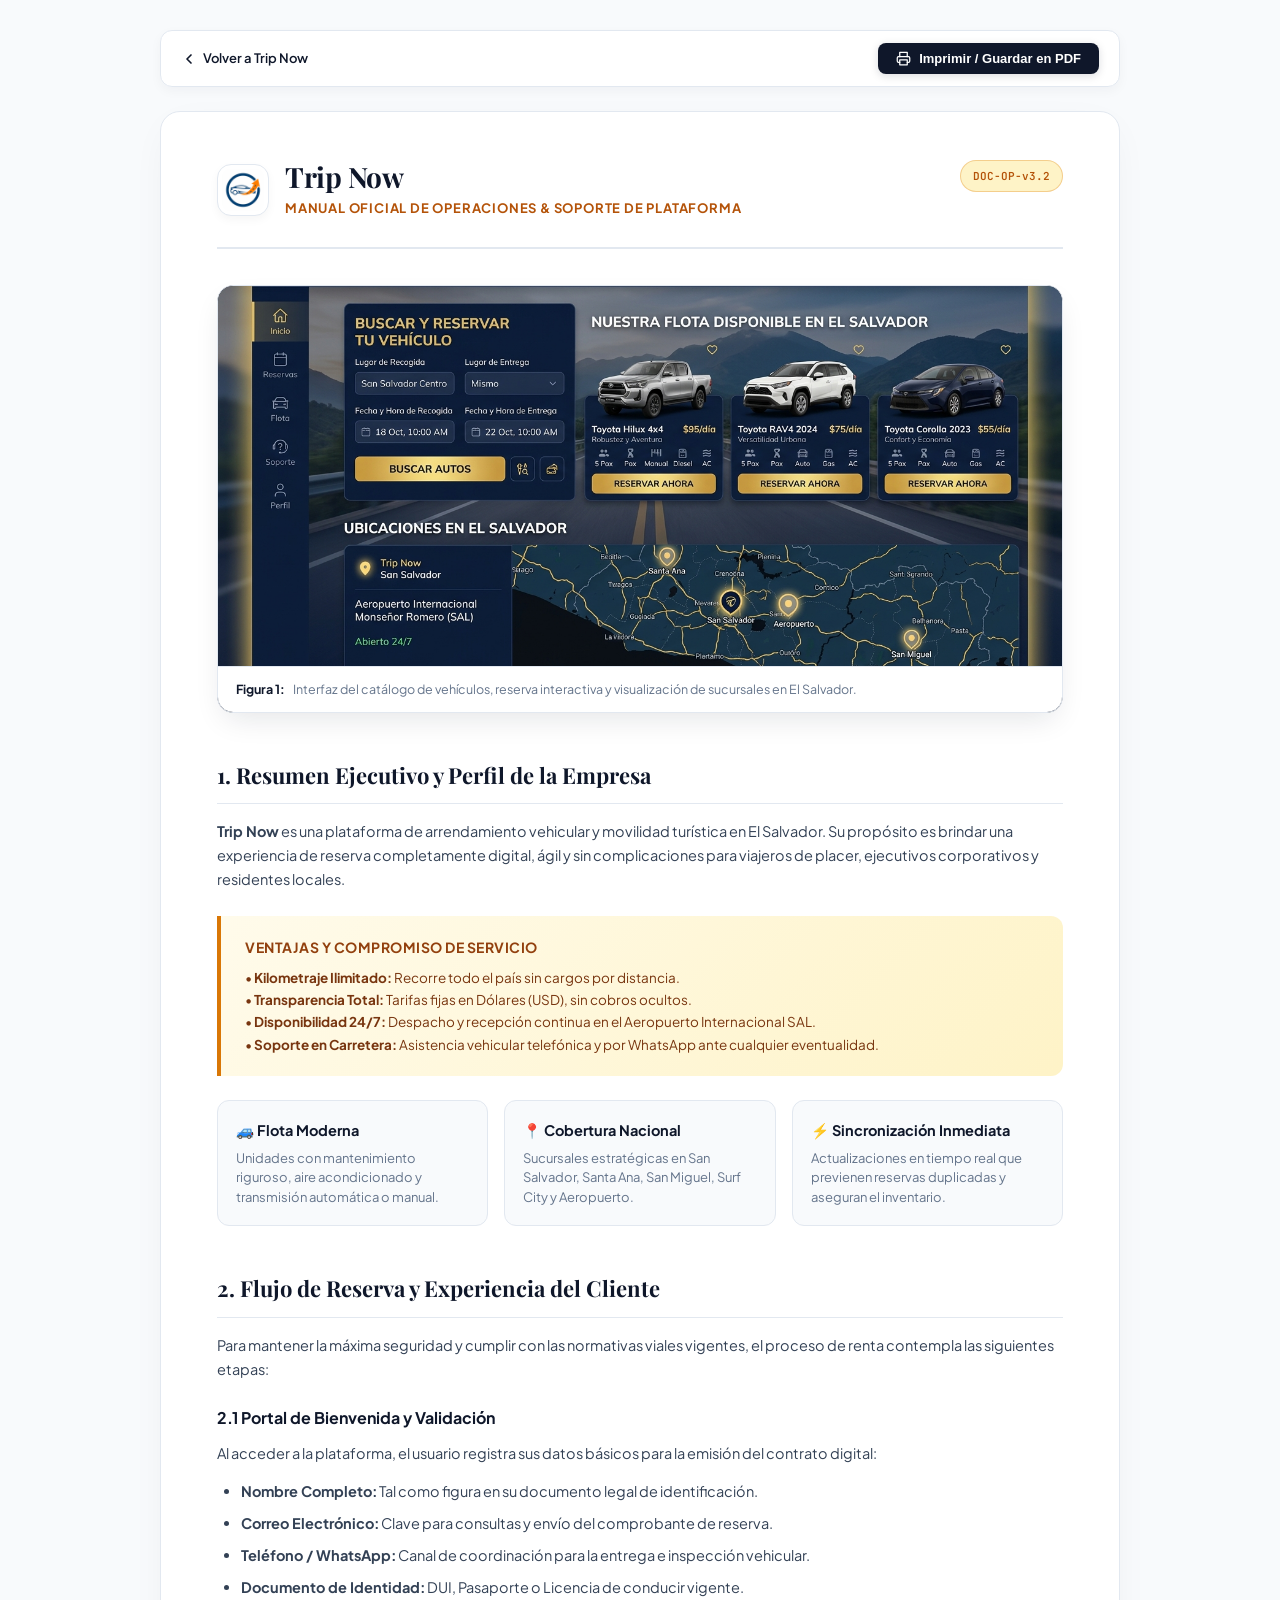
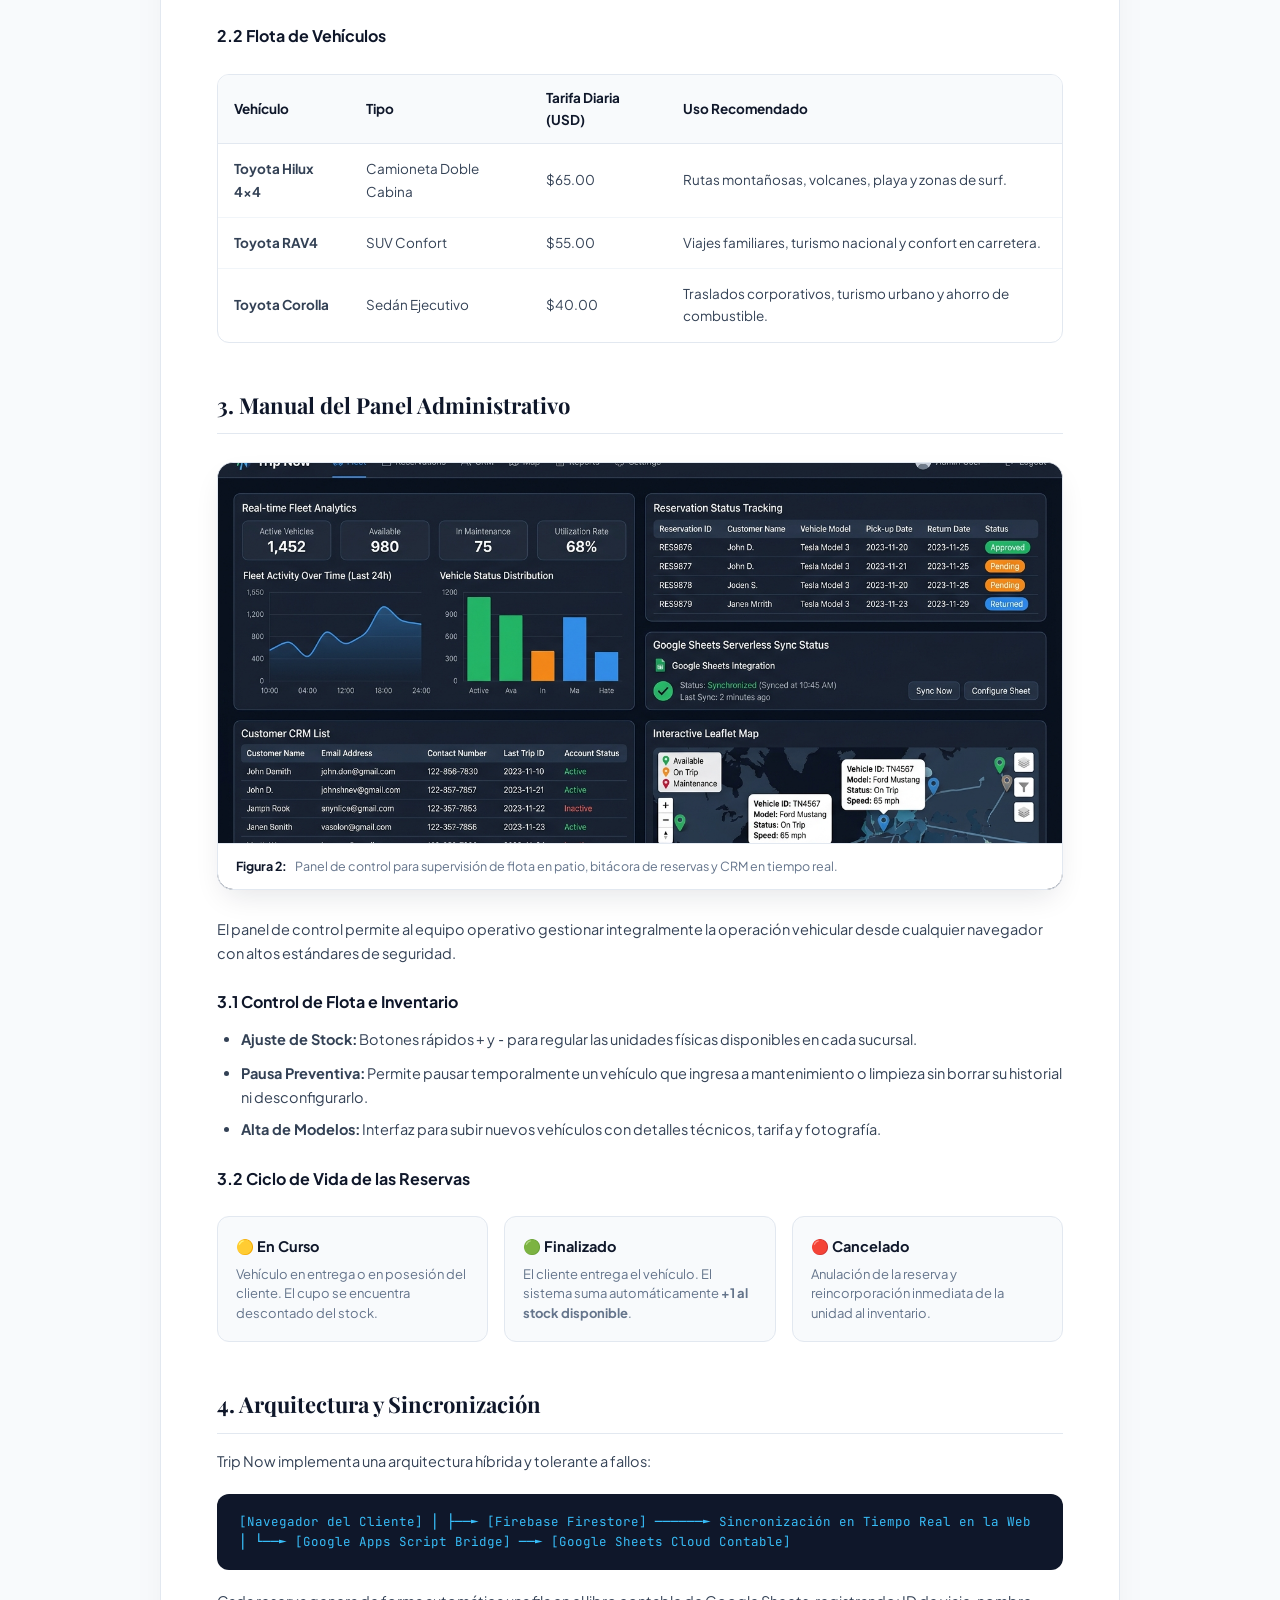
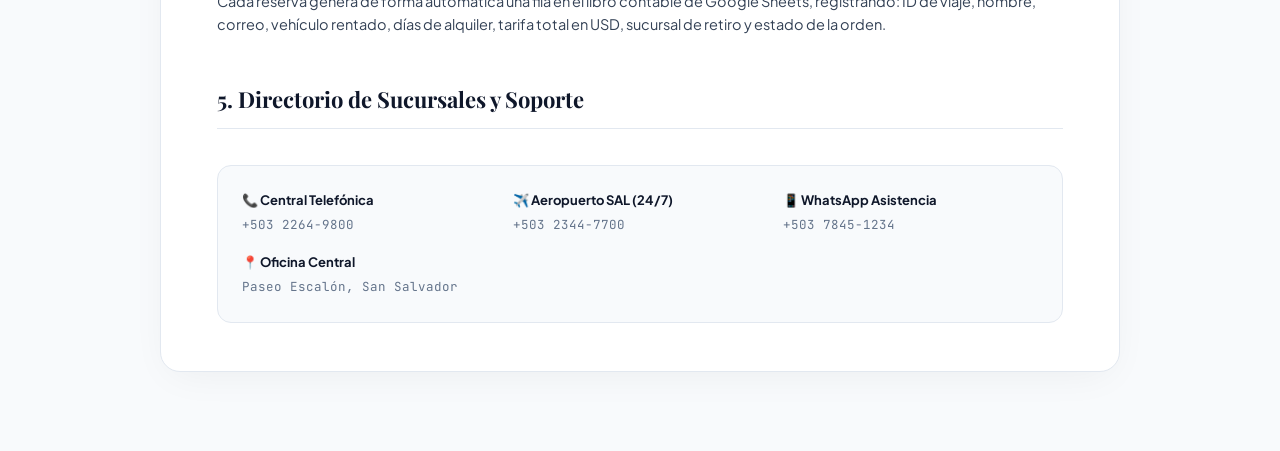
<file: manual-soporte.html>
<!DOCTYPE html>
<html lang="es">
<head>
  <meta charset="UTF-8">
  <meta name="viewport" content="width=device-width, initial-scale=1.0">
  <title>Manual Oficial de Operaciones y Soporte — Trip Now</title>
  <link rel="preconnect" href="https://fonts.googleapis.com">
  <link rel="preconnect" href="https://fonts.gstatic.com" crossorigin>
  <link href="https://fonts.googleapis.com/css2?family=Plus+Jakarta+Sans:wght@400;500;600;700;800&family=Playfair+Display:ital,wght@0,600;0,700;1,600&family=JetBrains+Mono:wght@400;600&display=swap" rel="stylesheet">
  <style>
    :root {
      --primary: #d97706;
      --primary-dark: #b45309;
      --primary-light: #fef3c7;
      --dark: #0f172a;
      --slate: #334155;
      --muted: #64748b;
      --border: #e2e8f0;
      --bg: #f8fafc;
      --card: #ffffff;
      --radius: 16px;
    }

    * {
      box-sizing: border-box;
      margin: 0;
      padding: 0;
    }

    body {
      font-family: 'Plus Jakarta Sans', -apple-system, BlinkMacSystemFont, sans-serif;
      background-color: var(--bg);
      color: var(--slate);
      line-height: 1.65;
      padding: 30px 16px 80px;
      -webkit-font-smoothing: antialiased;
    }

    .container {
      max-width: 960px;
      margin: 0 auto;
    }

    /* Top Floating Action Bar */
    .action-bar {
      display: flex;
      align-items: center;
      justify-content: space-between;
      margin-bottom: 24px;
      padding: 12px 20px;
      background: rgba(255, 255, 255, 0.9);
      backdrop-filter: blur(8px);
      border: 1px solid var(--border);
      border-radius: 12px;
      box-shadow: 0 4px 12px rgba(15, 23, 42, 0.04);
    }

    .back-link {
      display: inline-flex;
      align-items: center;
      gap: 6px;
      text-decoration: none;
      color: var(--dark);
      font-weight: 600;
      font-size: 13px;
      transition: color 0.2s;
    }

    .back-link:hover {
      color: var(--primary-dark);
    }

    .btn-print {
      display: inline-flex;
      align-items: center;
      gap: 8px;
      background: var(--dark);
      color: #ffffff;
      border: none;
      padding: 8px 18px;
      border-radius: 8px;
      font-weight: 600;
      font-size: 13px;
      cursor: pointer;
      transition: all 0.2s ease;
      box-shadow: 0 2px 8px rgba(15, 23, 42, 0.15);
    }

    .btn-print:hover {
      background: #1e293b;
      transform: translateY(-1px);
    }

    /* Document Sheet Wrapper */
    .document-card {
      background: var(--card);
      border-radius: 20px;
      border: 1px solid var(--border);
      box-shadow: 0 10px 40px -10px rgba(15, 23, 42, 0.06);
      padding: 48px 56px;
    }

    @media (max-width: 640px) {
      .document-card {
        padding: 28px 20px;
        border-radius: 16px;
      }
    }

    /* Document Header */
    .doc-header {
      display: flex;
      align-items: flex-start;
      justify-content: space-between;
      gap: 20px;
      border-bottom: 2px solid var(--border);
      padding-bottom: 28px;
      margin-bottom: 36px;
    }

    .brand-wrap {
      display: flex;
      align-items: center;
      gap: 16px;
    }

    .brand-logo {
      width: 52px;
      height: 52px;
      border-radius: 14px;
      background: #fff;
      border: 1px solid var(--border);
      padding: 4px;
      box-shadow: 0 4px 10px rgba(0, 0, 0, 0.04);
      object-fit: contain;
    }

    .doc-title {
      font-family: 'Playfair Display', Georgia, serif;
      font-size: 28px;
      font-weight: 700;
      color: var(--dark);
      letter-spacing: -0.5px;
      line-height: 1.2;
    }

    .doc-subtitle {
      color: var(--primary-dark);
      font-size: 13px;
      font-weight: 700;
      text-transform: uppercase;
      letter-spacing: 0.8px;
      margin-top: 4px;
    }

    .doc-badge {
      font-family: 'JetBrains Mono', monospace;
      font-size: 11px;
      font-weight: 600;
      color: var(--primary-dark);
      background: var(--primary-light);
      padding: 6px 12px;
      border-radius: 20px;
      border: 1px solid rgba(217, 119, 6, 0.3);
      white-space: nowrap;
    }

    /* Typography */
    h2 {
      font-family: 'Playfair Display', Georgia, serif;
      font-size: 22px;
      color: var(--dark);
      margin-top: 44px;
      margin-bottom: 16px;
      padding-bottom: 10px;
      border-bottom: 1px solid var(--border);
      display: flex;
      align-items: center;
      gap: 10px;
    }

    h3 {
      font-size: 16px;
      font-weight: 700;
      color: var(--dark);
      margin-top: 24px;
      margin-bottom: 10px;
    }

    p {
      margin-bottom: 14px;
      font-size: 14.5px;
      color: var(--slate);
    }

    ul, ol {
      margin: 12px 0 16px 24px;
      font-size: 14.5px;
    }

    li {
      margin-bottom: 8px;
    }

    /* UI Media Showcase */
    .media-card {
      margin: 28px 0;
      background: #0f172a;
      border-radius: var(--radius);
      overflow: hidden;
      border: 1px solid var(--border);
      box-shadow: 0 12px 30px -8px rgba(15, 23, 42, 0.12);
    }

    .media-card img {
      width: 100%;
      height: 380px;
      object-fit: cover;
      display: block;
    }

    @media (max-width: 640px) {
      .media-card img {
        height: 220px;
      }
    }

    .media-caption {
      padding: 12px 18px;
      background: #ffffff;
      border-top: 1px solid var(--border);
      font-size: 12.5px;
      color: var(--muted);
      display: flex;
      align-items: center;
      gap: 8px;
    }

    .media-caption strong {
      color: var(--dark);
    }

    /* Highlight Feature Box */
    .feature-box {
      background: linear-gradient(135deg, #fffbeb 0%, #fef3c7 100%);
      border-left: 4px solid var(--primary);
      padding: 20px 24px;
      border-radius: 0 12px 12px 0;
      margin: 24px 0;
    }

    .feature-box h4 {
      color: #92400e;
      font-size: 14px;
      font-weight: 700;
      margin-bottom: 8px;
      text-transform: uppercase;
      letter-spacing: 0.5px;
    }

    /* Grid Cards */
    .grid-3 {
      display: grid;
      grid-template-columns: repeat(auto-fit, minmax(240px, 1fr));
      gap: 16px;
      margin: 24px 0;
    }

    .card-item {
      background: #f8fafc;
      border: 1px solid var(--border);
      border-radius: 12px;
      padding: 18px;
      transition: all 0.2s;
    }

    .card-item:hover {
      border-color: #cbd5e1;
      transform: translateY(-2px);
      box-shadow: 0 6px 16px rgba(0, 0, 0, 0.04);
    }

    .card-item-title {
      font-weight: 700;
      color: var(--dark);
      font-size: 14.5px;
      margin-bottom: 6px;
      display: flex;
      align-items: center;
      gap: 6px;
    }

    .card-item-desc {
      font-size: 13px;
      color: var(--muted);
      line-height: 1.5;
    }

    /* Custom Table */
    .table-wrap {
      overflow-x: auto;
      margin: 24px 0;
      border: 1px solid var(--border);
      border-radius: 12px;
      background: #fff;
    }

    table {
      width: 100%;
      border-collapse: collapse;
      text-align: left;
      font-size: 13.5px;
    }

    th {
      background: #f8fafc;
      padding: 12px 16px;
      font-weight: 700;
      color: var(--dark);
      border-bottom: 1px solid var(--border);
    }

    td {
      padding: 14px 16px;
      border-bottom: 1px solid #f1f5f9;
      color: var(--slate);
    }

    tr:last-child td {
      border-bottom: none;
    }

    /* Code Box */
    .code-box {
      background: #0f172a;
      color: #38bdf8;
      font-family: 'JetBrains Mono', monospace;
      font-size: 12.5px;
      padding: 18px 22px;
      border-radius: 12px;
      overflow-x: auto;
      margin: 20px 0;
      line-height: 1.6;
    }

    /* Footer Directory */
    .directory-box {
      background: #f8fafc;
      border: 1px solid var(--border);
      border-radius: 14px;
      padding: 24px;
      margin-top: 36px;
      display: grid;
      grid-template-columns: repeat(auto-fit, minmax(200px, 1fr));
      gap: 16px;
    }

    .directory-item {
      font-size: 13px;
    }

    .directory-item-title {
      font-weight: 700;
      color: var(--dark);
      margin-bottom: 4px;
    }

    .directory-item-val {
      color: var(--muted);
      font-family: 'JetBrains Mono', monospace;
      font-size: 12.5px;
    }

    /* Print Styles */
    @media print {
      body {
        background: #ffffff;
        padding: 0;
      }
      .action-bar {
        display: none !important;
      }
      .document-card {
        box-shadow: none;
        border: none;
        padding: 0;
      }
      .media-card {
        page-break-inside: avoid;
      }
      h2 {
        page-break-after: avoid;
      }
    }
  </style>
</head>
<body>

  <div class="container">
    <!-- Top Bar -->
    <div class="action-bar">
      <a href="./" class="back-link">
        <svg width="16" height="16" viewBox="0 0 24 24" fill="none" stroke="currentColor" stroke-width="2.5" stroke-linecap="round" stroke-linejoin="round"><path d="m15 18-6-6 6-6"/></svg>
        <span>Volver a Trip Now</span>
      </a>
      <button class="btn-print" onclick="window.print()">
        <svg width="15" height="15" viewBox="0 0 24 24" fill="none" stroke="currentColor" stroke-width="2" stroke-linecap="round" stroke-linejoin="round"><path d="M6 9V2h12v7"/><path d="M6 18H4a2 2 0 0 1-2-2v-5a2 2 0 0 1 2-2h16a2 2 0 0 1 2 2v5a2 2 0 0 1-2 2h-2"/><path d="M6 14h12v8H6z"/></svg>
        <span>Imprimir / Guardar en PDF</span>
      </button>
    </div>

    <!-- Main White Document Sheet -->
    <main class="document-card">
      
      <!-- Header -->
      <header class="doc-header">
        <div class="brand-wrap">
          <img src="./favicon.png" alt="Trip Now" class="brand-logo">
          <div>
            <h1 class="doc-title">Trip Now</h1>
            <div class="doc-subtitle">Manual Oficial de Operaciones & Soporte de Plataforma</div>
          </div>
        </div>
        <div class="doc-badge">DOC-OP-v3.2</div>
      </header>

      <!-- Hero Visual -->
      <div class="media-card">
        <img src="./doc_hero_interface.jpg" alt="Interfaz de Plataforma Trip Now">
        <div class="media-caption">
          <strong>Figura 1:</strong> Interfaz del catálogo de vehículos, reserva interactiva y visualización de sucursales en El Salvador.
        </div>
      </div>

      <!-- Section 1 -->
      <section>
        <h2>1. Resumen Ejecutivo y Perfil de la Empresa</h2>
        <p>
          <strong>Trip Now</strong> es una plataforma de arrendamiento vehicular y movilidad turística en El Salvador. Su propósito es brindar una experiencia de reserva completamente digital, ágil y sin complicaciones para viajeros de placer, ejecutivos corporativos y residentes locales.
        </p>

        <div class="feature-box">
          <h4>Ventajas y Compromiso de Servicio</h4>
          <p style="margin: 0; font-size: 13.5px; color: #78350f;">
            • <strong>Kilometraje Ilimitado:</strong> Recorre todo el país sin cargos por distancia.<br>
            • <strong>Transparencia Total:</strong> Tarifas fijas en Dólares (USD), sin cobros ocultos.<br>
            • <strong>Disponibilidad 24/7:</strong> Despacho y recepción continua en el Aeropuerto Internacional SAL.<br>
            • <strong>Soporte en Carretera:</strong> Asistencia vehicular telefónica y por WhatsApp ante cualquier eventualidad.
          </p>
        </div>

        <div class="grid-3">
          <div class="card-item">
            <div class="card-item-title">🚙 Flota Moderna</div>
            <div class="card-item-desc">Unidades con mantenimiento riguroso, aire acondicionado y transmisión automática o manual.</div>
          </div>
          <div class="card-item">
            <div class="card-item-title">📍 Cobertura Nacional</div>
            <div class="card-item-desc">Sucursales estratégicas en San Salvador, Santa Ana, San Miguel, Surf City y Aeropuerto.</div>
          </div>
          <div class="card-item">
            <div class="card-item-title">⚡ Sincronización Inmediata</div>
            <div class="card-item-desc">Actualizaciones en tiempo real que previenen reservas duplicadas y aseguran el inventario.</div>
          </div>
        </div>
      </section>

      <!-- Section 2 -->
      <section>
        <h2>2. Flujo de Reserva y Experiencia del Cliente</h2>
        <p>
          Para mantener la máxima seguridad y cumplir con las normativas viales vigentes, el proceso de renta contempla las siguientes etapas:
        </p>

        <h3>2.1 Portal de Bienvenida y Validación</h3>
        <p>
          Al acceder a la plataforma, el usuario registra sus datos básicos para la emisión del contrato digital:
        </p>
        <ul>
          <li><strong>Nombre Completo:</strong> Tal como figura en su documento legal de identificación.</li>
          <li><strong>Correo Electrónico:</strong> Clave para consultas y envío del comprobante de reserva.</li>
          <li><strong>Teléfono / WhatsApp:</strong> Canal de coordinación para la entrega e inspección vehicular.</li>
          <li><strong>Documento de Identidad:</strong> DUI, Pasaporte o Licencia de conducir vigente.</li>
        </ul>

        <h3>2.2 Flota de Vehículos</h3>
        <div class="table-wrap">
          <table>
            <thead>
              <tr>
                <th>Vehículo</th>
                <th>Tipo</th>
                <th>Tarifa Diaria (USD)</th>
                <th>Uso Recomendado</th>
              </tr>
            </thead>
            <tbody>
              <tr>
                <td><strong>Toyota Hilux 4x4</strong></td>
                <td>Camioneta Doble Cabina</td>
                <td>$65.00</td>
                <td>Rutas montañosas, volcanes, playa y zonas de surf.</td>
              </tr>
              <tr>
                <td><strong>Toyota RAV4</strong></td>
                <td>SUV Confort</td>
                <td>$55.00</td>
                <td>Viajes familiares, turismo nacional y confort en carretera.</td>
              </tr>
              <tr>
                <td><strong>Toyota Corolla</strong></td>
                <td>Sedán Ejecutivo</td>
                <td>$40.00</td>
                <td>Traslados corporativos, turismo urbano y ahorro de combustible.</td>
              </tr>
            </tbody>
          </table>
        </div>
      </section>

      <!-- Section 3 -->
      <section>
        <h2>3. Manual del Panel Administrativo</h2>
        
        <div class="media-card">
          <img src="./doc_admin_dashboard.jpg" alt="Panel de Control Administrativo">
          <div class="media-caption">
            <strong>Figura 2:</strong> Panel de control para supervisión de flota en patio, bitácora de reservas y CRM en tiempo real.
          </div>
        </div>

        <p>
          El panel de control permite al equipo operativo gestionar integralmente la operación vehicular desde cualquier navegador con altos estándares de seguridad.
        </p>

        <h3>3.1 Control de Flota e Inventario</h3>
        <ul>
          <li><strong>Ajuste de Stock:</strong> Botones rápidos <code>+</code> y <code>-</code> para regular las unidades físicas disponibles en cada sucursal.</li>
          <li><strong>Pausa Preventiva:</strong> Permite pausar temporalmente un vehículo que ingresa a mantenimiento o limpieza sin borrar su historial ni desconfigurarlo.</li>
          <li><strong>Alta de Modelos:</strong> Interfaz para subir nuevos vehículos con detalles técnicos, tarifa y fotografía.</li>
        </ul>

        <h3>3.2 Ciclo de Vida de las Reservas</h3>
        <div class="grid-3">
          <div class="card-item">
            <div class="card-item-title">🟡 En Curso</div>
            <div class="card-item-desc">Vehículo en entrega o en posesión del cliente. El cupo se encuentra descontado del stock.</div>
          </div>
          <div class="card-item">
            <div class="card-item-title">🟢 Finalizado</div>
            <div class="card-item-desc">El cliente entrega el vehículo. El sistema suma automáticamente <strong>+1 al stock disponible</strong>.</div>
          </div>
          <div class="card-item">
            <div class="card-item-title">🔴 Cancelado</div>
            <div class="card-item-desc">Anulación de la reserva y reincorporación inmediata de la unidad al inventario.</div>
          </div>
        </div>
      </section>

      <!-- Section 4 -->
      <section>
        <h2>4. Arquitectura y Sincronización</h2>
        <p>
          Trip Now implementa una arquitectura híbrida y tolerante a fallos:
        </p>

        <div class="code-box">
[Navegador del Cliente] 
       │
       ├──► [Firebase Firestore] ──────► Sincronización en Tiempo Real en la Web
       │
       └──► [Google Apps Script Bridge] ──► [Google Sheets Cloud Contable]
        </div>

        <p>
          Cada reserva genera de forma automática una fila en el libro contable de Google Sheets, registrando: ID de viaje, nombre, correo, vehículo rentado, días de alquiler, tarifa total en USD, sucursal de retiro y estado de la orden.
        </p>
      </section>

      <!-- Section 5 -->
      <section>
        <h2>5. Directorio de Sucursales y Soporte</h2>
        <div class="directory-box">
          <div class="directory-item">
            <div class="directory-item-title">📞 Central Telefónica</div>
            <div class="directory-item-val">+503 2264-9800</div>
          </div>
          <div class="directory-item">
            <div class="directory-item-title">✈️ Aeropuerto SAL (24/7)</div>
            <div class="directory-item-val">+503 2344-7700</div>
          </div>
          <div class="directory-item">
            <div class="directory-item-title">📱 WhatsApp Asistencia</div>
            <div class="directory-item-val">+503 7845-1234</div>
          </div>
          <div class="directory-item">
            <div class="directory-item-title">📍 Oficina Central</div>
            <div class="directory-item-val">Paseo Escalón, San Salvador</div>
          </div>
        </div>
      </section>

    </main>
  </div>

</body>
</html>
</file>
